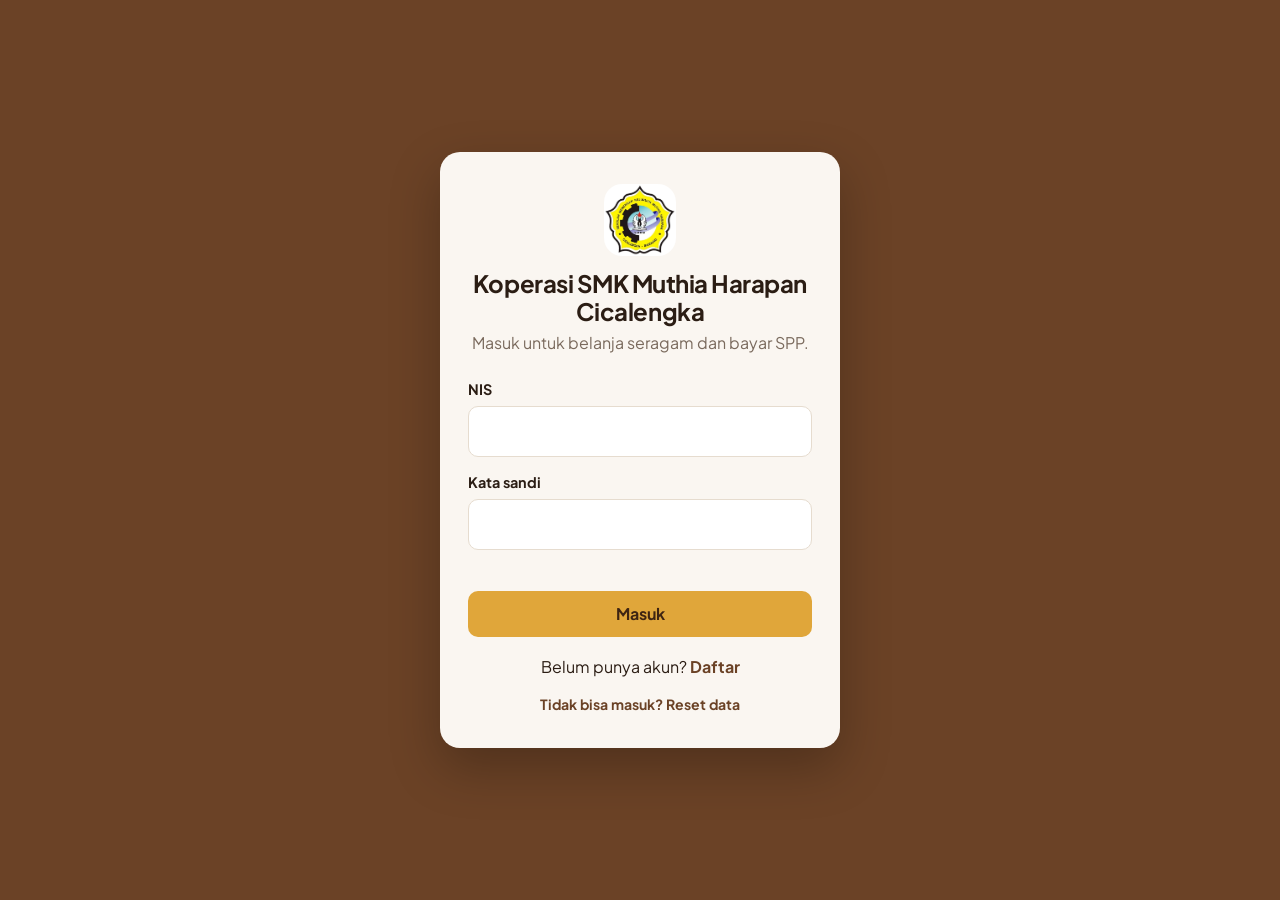
<file: index.html>
<!DOCTYPE html>
<html lang="id"><head><meta charset="UTF-8"><meta name="viewport" content="width=device-width,initial-scale=1">
<meta http-equiv="refresh" content="0;url=login.html">
<title>Koperasi Sekolah</title></head>
<body><p>Membuka halaman login... <a href="login.html">Klik di sini jika tidak berpindah.</a></p>
<script>location.replace('login.html')</script></body></html>
</file>
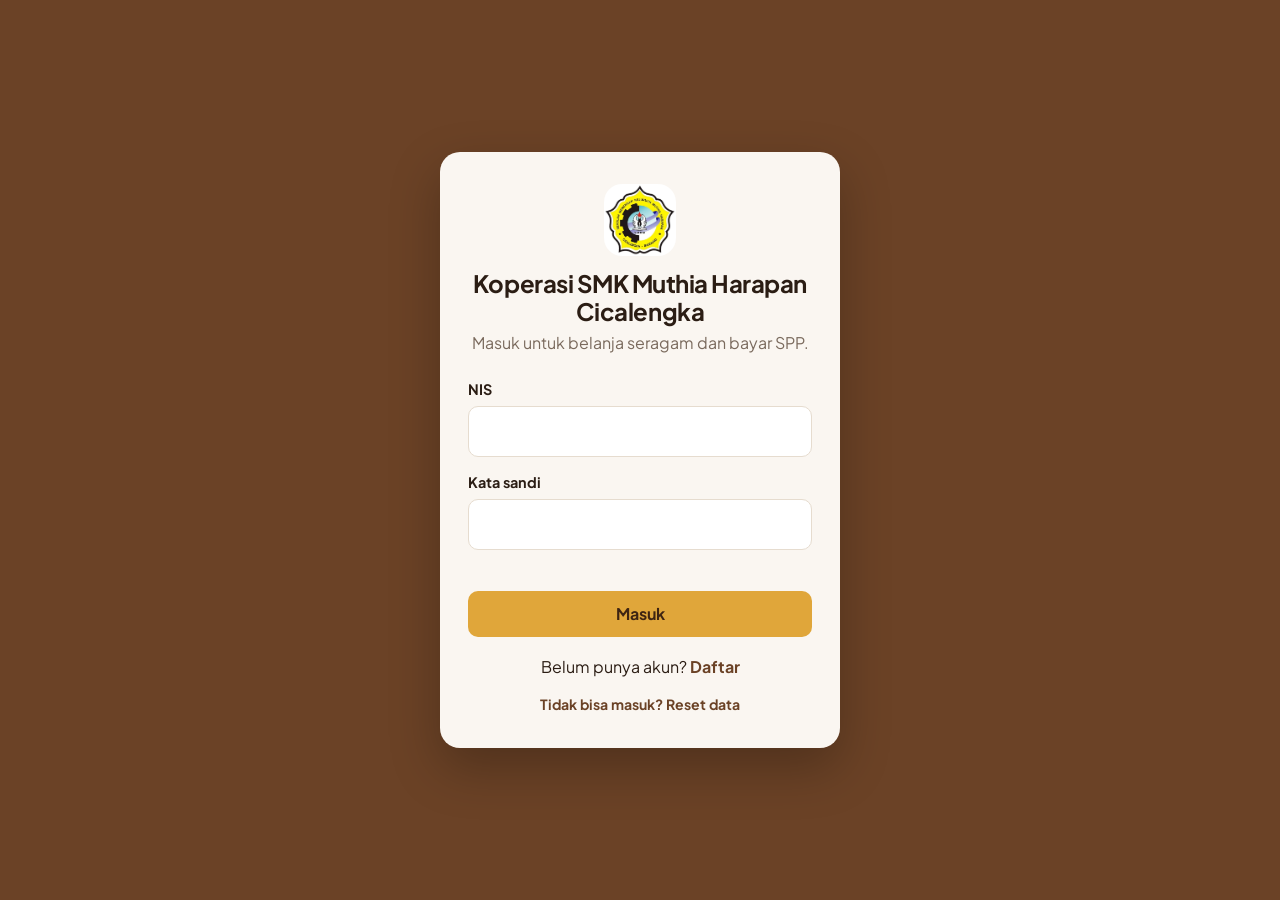
<file: beranda.html>
<!DOCTYPE html>
<html lang="id"><head><meta charset="UTF-8"><meta name="viewport" content="width=device-width,initial-scale=1">
<title>Beranda · Koperasi Sekolah</title>
<link href="https://fonts.googleapis.com/css2?family=Plus+Jakarta+Sans:wght@400;600;700;800&display=swap" rel="stylesheet" media="print" onload="this.media='all'">
<link rel="stylesheet" href="style.css"></head>
<body><div id="nav"></div><main class="wrap">
<div style="background:var(--coklat);color:#fff;border-radius:16px;padding:26px 24px;margin-bottom:22px">
<h2 style="margin:0 0 6px;font-size:clamp(1.3rem,4vw,1.8rem)">Seragam lengkap dan bayar SPP, semua di sini.</h2>
<p style="margin:0;color:#f6e6c3">Pilih seragam, tentukan ukuran, lalu ambil di koperasi saat pesananmu siap. Tagihan SPP juga bisa dibayar disini.</p></div>
<div class="hero"><div><h1>Selamat datang, <span id="nama"></span>.</h1>
<p class="sub">Koperasi SMK Muthia Harapan Cicalengka menyediakan seragam sekolah untuk semua siswa. Pembayaran SPP juga bisa diselesaikan di sini.</p></div>
<div class="tagihan" id="tagihan"></div></div>
<section><h2>Tentang sekolah</h2><div class="fakta">
<div><b>SMK Muthia Harapan Cicalengka</b><span>Sekolah menengah kejuruan di Cicalengka.</span></div>
<div><b>2 jurusan</b><span>RPL dan TSM.</span></div>
<div><b>Jam koperasi</b><span>Senin–Jumat, 07.00–15.00 di gedung A.</span></div></div></section>
<section><h2>Produk yang sering dibeli</h2><div class="grid" id="unggulan"></div></section>
</main><footer>© 2026 Koperasi SMK Muthia Harapan Cicalengka</footer>
<script src="script.js"></script><script>init('beranda');halamanBeranda()</script></body></html>
</file>
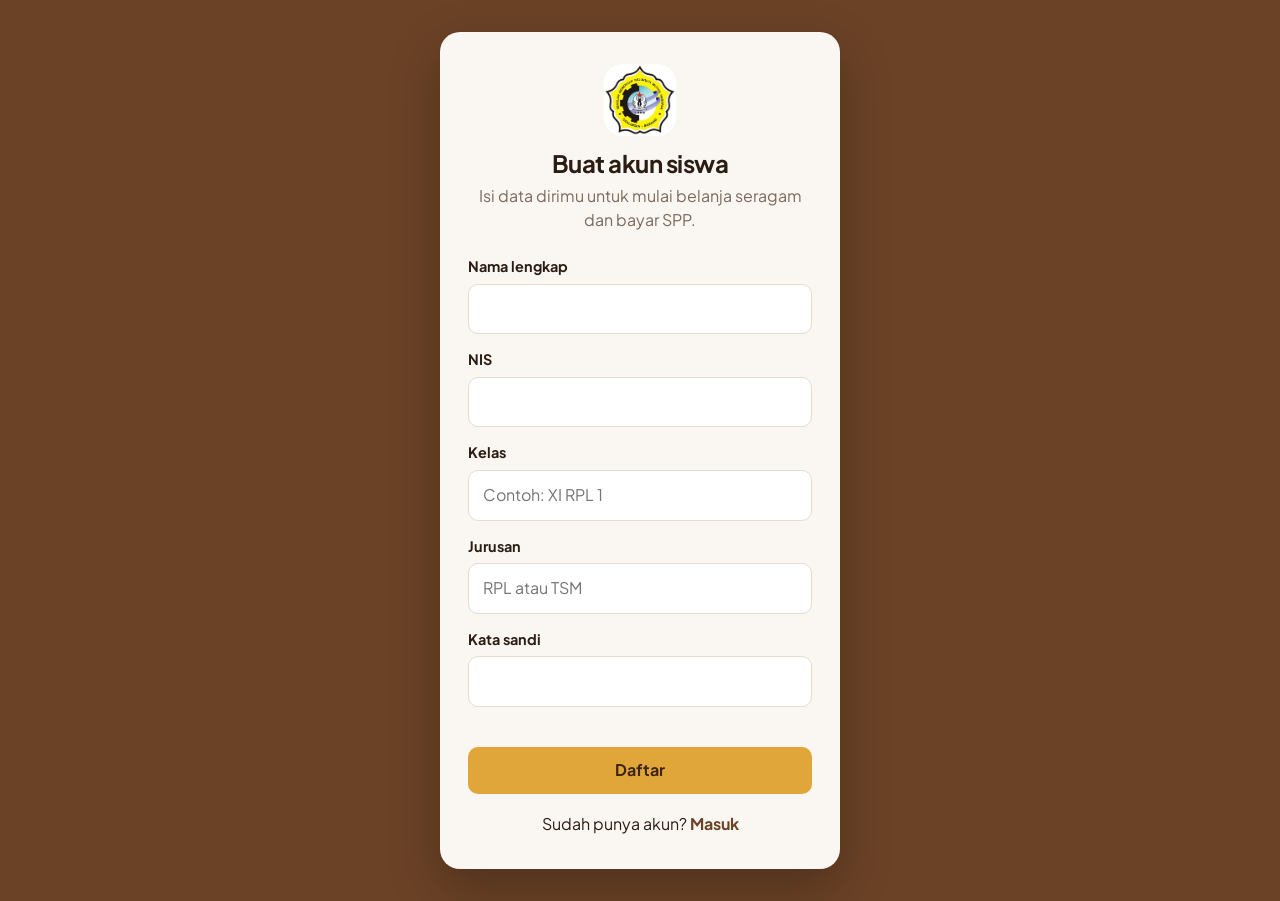
<file: daftar.html>
<!DOCTYPE html>
<html lang="id"><head><meta charset="UTF-8"><meta name="viewport" content="width=device-width,initial-scale=1">
<title>Daftar · Koperasi Sekolah</title>
<link href="https://fonts.googleapis.com/css2?family=Plus+Jakarta+Sans:wght@400;600;700;800&display=swap" rel="stylesheet" media="print" onload="this.media='all'">
<link rel="stylesheet" href="style.css"></head>
<body class="login">
<div class="login-isi">
<div class="logo"></div>
<h1>Buat akun siswa</h1>
<p class="sub">Isi data dirimu untuk mulai belanja seragam dan bayar SPP.</p>
<form id="form">
<label class="f" for="nama" style="margin-top:0">Nama lengkap</label><input type="text" id="nama" autocomplete="off" required>
<label class="f" for="nis">NIS</label><input type="text" id="nis" inputmode="numeric" autocomplete="off" required>
<label class="f" for="kelas">Kelas</label><input type="text" id="kelas" placeholder="Contoh: XI RPL 1" autocomplete="off" required>
<label class="f" for="jurusan">Jurusan</label><input type="text" id="jurusan" placeholder="RPL atau TSM" autocomplete="off" required>
<label class="f" for="pw">Kata sandi</label><input type="password" id="pw" autocapitalize="off" autocorrect="off" spellcheck="false" required>
<p class="galat" id="galat" role="alert"></p>
<button class="btn" style="width:100%;margin-top:6px">Daftar</button>
<p style="margin-top:18px;text-align:center">Sudah punya akun? <a href="login.html" style="color:var(--coklat);font-weight:700">Masuk</a></p>
</form></div>
<script src="script.js"></script><script>init('daftar');halamanDaftar()</script></body></html>
</file>
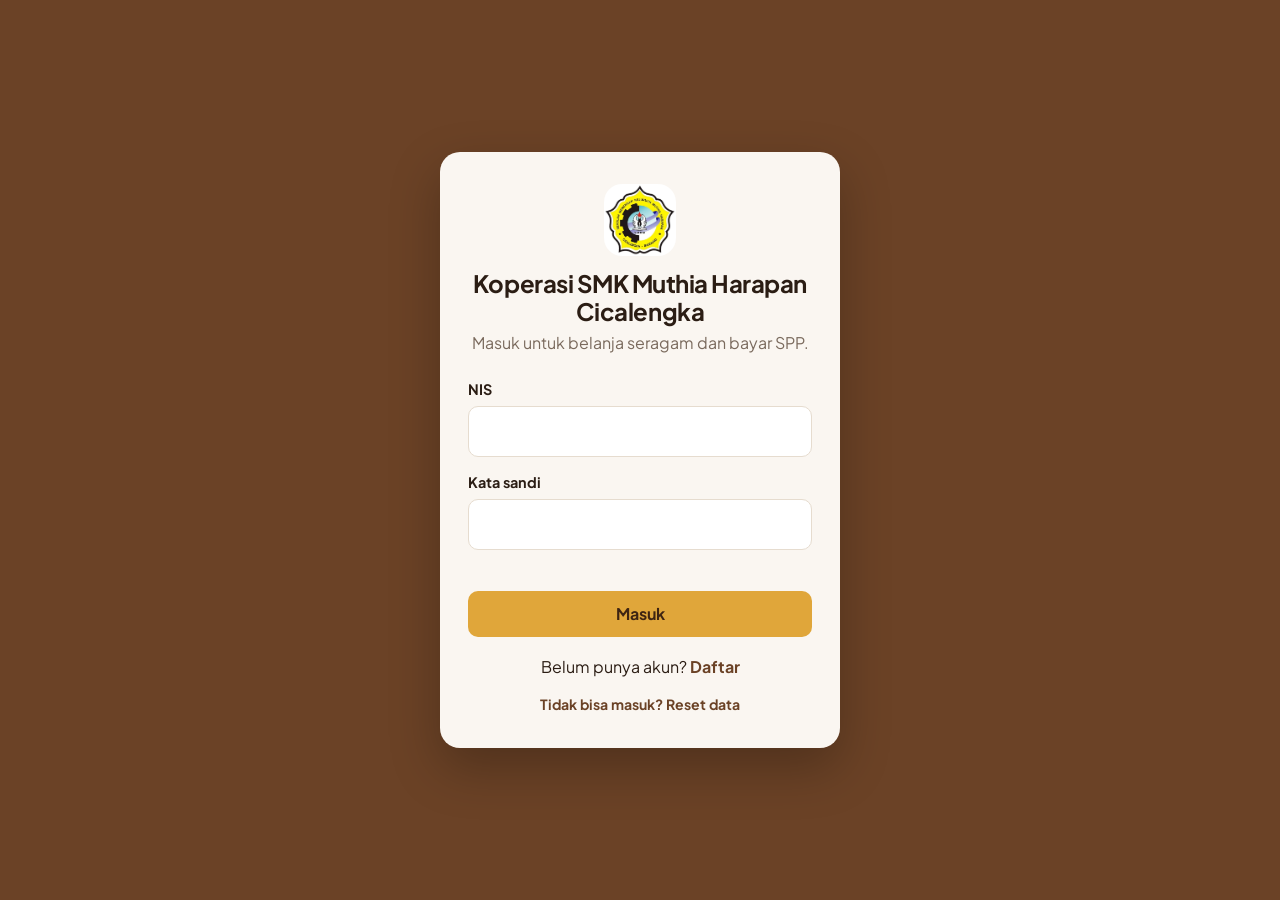
<file: keranjang.html>
<!DOCTYPE html>
<html lang="id"><head><meta charset="UTF-8"><meta name="viewport" content="width=device-width,initial-scale=1">
<title>Keranjang · Koperasi Sekolah</title>
<link href="https://fonts.googleapis.com/css2?family=Plus+Jakarta+Sans:wght@400;600;700;800&display=swap" rel="stylesheet" media="print" onload="this.media='all'">
<link rel="stylesheet" href="style.css"></head>
<body><div id="nav"></div><main class="wrap">
<h1>Keranjang</h1>
<div class="dua" style="margin-top:20px"><div class="panel" id="isi"></div>
<div class="panel"><h2>Ringkasan</h2><div class="total"><span>Total</span><span id="total">Rp 0</span></div>
<button class="btn kuning" id="co" style="width:100%" onclick="checkout()">Checkout</button></div></div>
<section><h2>Pesanan saya</h2><div id="pesanan"></div></section></main>
<script src="script.js"></script><script>init('keranjang');halamanKeranjang()</script></body></html>
</file>
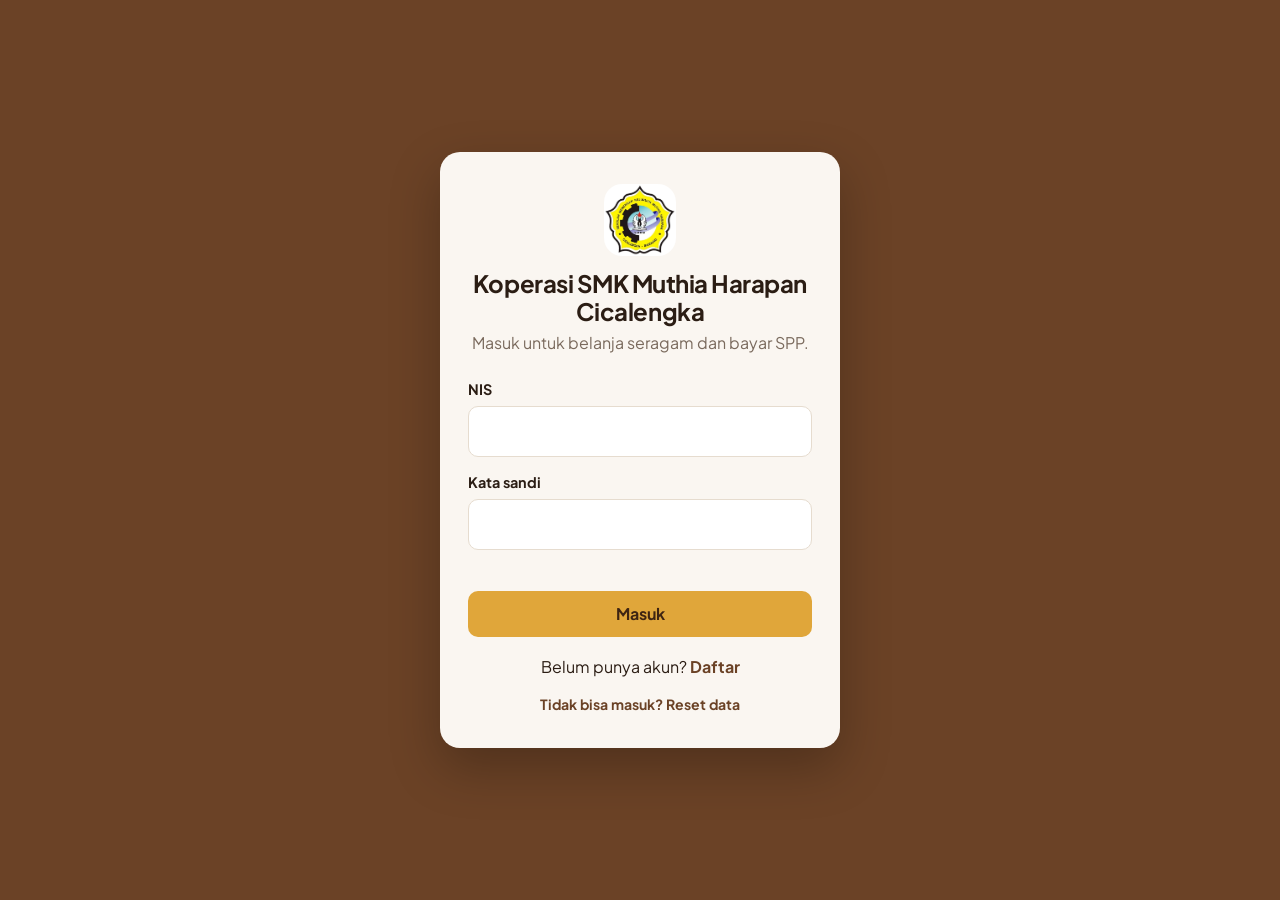
<file: login.html>
<!DOCTYPE html>
<html lang="id"><head><meta charset="UTF-8"><meta name="viewport" content="width=device-width,initial-scale=1">
<title>Masuk · Koperasi Sekolah</title>
<link href="https://fonts.googleapis.com/css2?family=Plus+Jakarta+Sans:wght@400;600;700;800&display=swap" rel="stylesheet" media="print" onload="this.media='all'">
<link rel="stylesheet" href="style.css"></head>
<body class="login">
<div class="login-isi">
<div class="logo"></div>
<h1>Koperasi SMK Muthia Harapan Cicalengka</h1>
<p class="sub">Masuk untuk belanja seragam dan bayar SPP.</p>
<form id="form">
<label class="f" for="nis">NIS</label><input type="text" id="nis" inputmode="numeric" autocomplete="off" required>
<label class="f" for="pw">Kata sandi</label><input type="password" id="pw" autocapitalize="off" autocorrect="off" spellcheck="false" required>
<p class="galat" id="galat" role="alert"></p>
<button class="btn" style="width:100%;margin-top:6px">Masuk</button>
<p style="margin-top:18px;text-align:center">Belum punya akun? <a href="daftar.html" style="color:var(--coklat);font-weight:700">Daftar</a></p>
<p style="margin-top:14px;font-size:.88rem;text-align:center"><a href="#" id="reset" style="color:var(--coklat);font-weight:700">Tidak bisa masuk? Reset data</a></p>
</form></div>
<script src="script.js"></script><script>init('login');halamanLogin()</script></body></html>
</file>
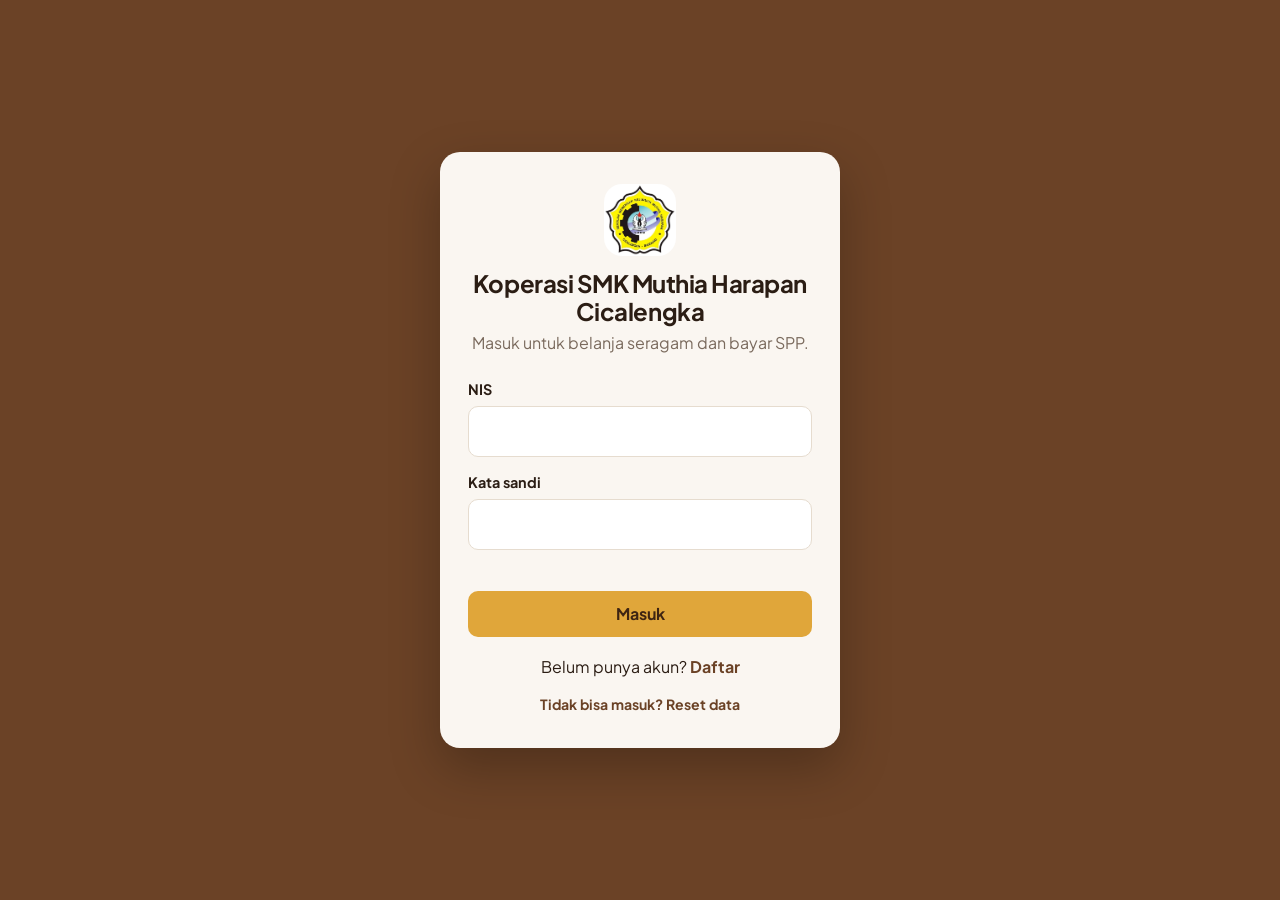
<file: produk.html>
<!DOCTYPE html>
<html lang="id"><head><meta charset="UTF-8"><meta name="viewport" content="width=device-width,initial-scale=1">
<title>Produk · Koperasi Sekolah</title>
<link href="https://fonts.googleapis.com/css2?family=Plus+Jakarta+Sans:wght@400;600;700;800&display=swap" rel="stylesheet">
<link rel="stylesheet" href="style.css"></head>
<body><div id="nav"></div><main class="wrap">
<h1>Seragam & Perlengkapan Sekolah</h1><p class="sub">
Temukan seragam, atribut, dan perlengkapan sekolah yang kamu butuhkan. Pilih barang, masukkan ke keranjang, lalu checkout dan ambil langsung di koperasi tanpa perlu antre.</p>
<div class="alat"><input type="search" id="cari" placeholder="Cari produk " aria-label="Cari produk"></div>
<div class="grid" id="daftar"></div></main>
<script src="script.js"></script><script>init('produk');halamanProduk()</script></body></html>
</file>
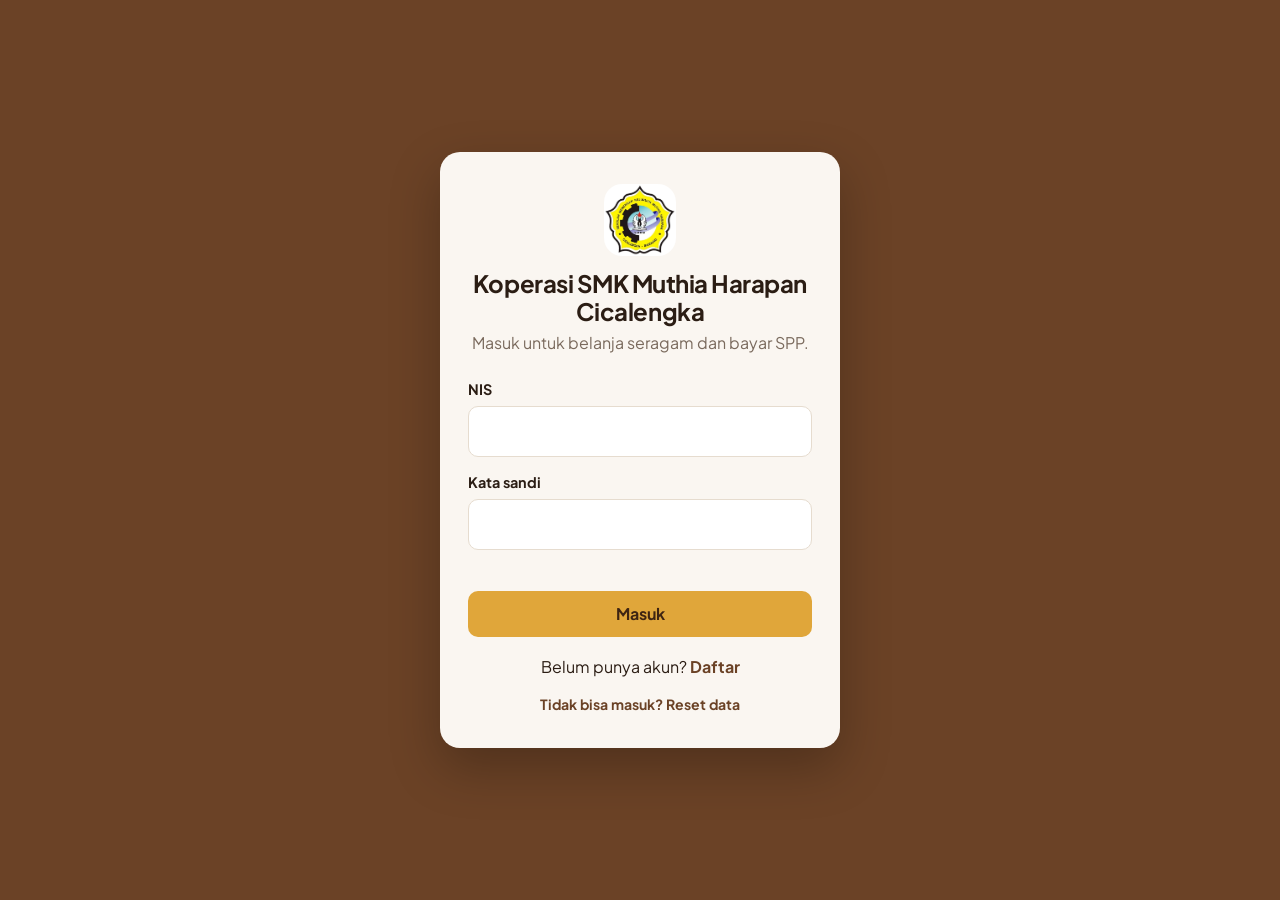
<file: profil.html>
<!DOCTYPE html>
<html lang="id"><head><meta charset="UTF-8"><meta name="viewport" content="width=device-width,initial-scale=1">
<title>Profil · Koperasi Sekolah</title>
<link href="https://fonts.googleapis.com/css2?family=Plus+Jakarta+Sans:wght@400;600;700;800&display=swap" rel="stylesheet" media="print" onload="this.media='all'">
<link rel="stylesheet" href="style.css"></head>
<body><div id="nav"></div><main class="wrap">
<h1>Profil siswa</h1>
<div class="profil" style="margin-top:24px"><div><div class="avatar" id="avatar"></div><button class="btn kecil kuning" style="margin-top:12px" onclick="foto.click()">Ganti foto</button><input type="file" id="foto" accept="image/*" hidden></div>
<div><div class="info" id="info"></div>
<button class="btn" id="btnEdit" style="margin-top:22px">Ganti profil</button>
<section id="boxEdit" style="margin-top:28px" hidden><h2>Ganti profil</h2>
<form id="formProfil" style="max-width:420px">
<label class="f" for="nama" style="margin-top:0">Nama lengkap</label><input type="text" id="nama" required>
<label class="f" for="nis">NIS</label><input type="text" id="nis" inputmode="numeric" required>
<label class="f" for="kelas">Kelas</label><input type="text" id="kelas" required>
<label class="f" for="jurusan">Jurusan</label><input type="text" id="jurusan" required>
<div style="display:flex;gap:10px;margin-top:16px"><button class="btn">Simpan perubahan</button><button type="button" class="btn garis-btn" id="batal" style="color:var(--coklat)">Batal</button></div></form></section></div></div></main>
<script src="script.js"></script><script>init('profil');halamanProfil()</script></body></html>
</file>
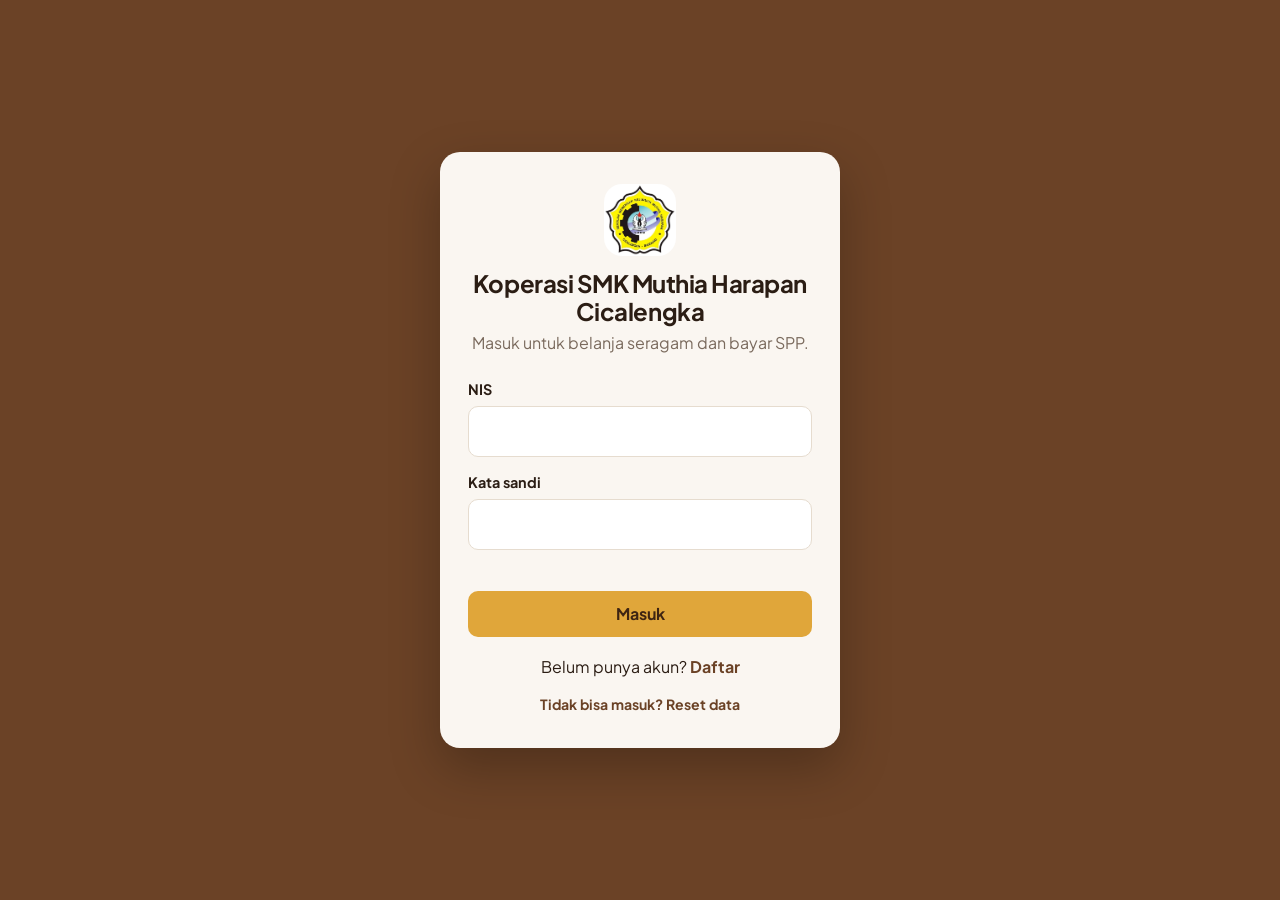
<file: spp.html>
<!DOCTYPE html>
<html lang="id"><head><meta charset="UTF-8"><meta name="viewport" content="width=device-width,initial-scale=1">
<title>SPP · Koperasi Sekolah</title>
<link href="https://fonts.googleapis.com/css2?family=Plus+Jakarta+Sans:wght@400;600;700;800&display=swap" rel="stylesheet" media="print" onload="this.media='all'">
<link rel="stylesheet" href="style.css"></head>
<body><div id="nav"></div><main class="wrap">
<h1>Pembayaran SPP</h1><p class="sub">Tahun ajaran 2026/2027 · SPP Rp 150.000 per bulan.</p>
<section style="margin-top:20px"><div class="info" id="info"></div></section>
<section><h2>Tagihan</h2><div class="gulir"><table><thead><tr><th>Bulan</th><th>Nominal</th><th>Status</th><th>Aksi</th></tr></thead><tbody id="tagihan"></tbody></table></div></section>
<section id="riwayat" hidden><h2>Informasi pembayaran</h2><div class="gulir"><table><thead><tr><th>Tanggal</th><th>Bulan</th><th>Tahun ajaran</th><th>Nominal</th><th>Metode</th><th>Status</th></tr></thead><tbody id="baris"></tbody></table></div></section>
</main>
<dialog id="dlg"><h2>Bayar SPP</h2><p id="dlgInfo" style="color:var(--abu)"></p>
<label class="pilih"><input type="radio" name="metode" value="Transfer bank" checked> Transfer bank</label>
<label class="pilih"><input type="radio" name="metode" value="QRIS"> QRIS</label>
<label class="pilih"><input type="radio" name="metode" value="Tunai di koperasi"> Tunai di koperasi</label>
<div class="tombol"><button class="btn garis-btn" style="color:var(--coklat)" onclick="dlg.close()">Batal</button><button class="btn" onclick="konfirmasiBayar()">Bayar sekarang</button></div></dialog>
<script src="script.js"></script><script>init('spp');halamanSpp()</script></body></html>
</file>
<file: style.css>
:root{--coklat:#6b4226;--tua:#3e2412;--kuning:#e0a63a;--kertas:#faf6f1;--teks:#2b1d14;--abu:#7a6a5d;--garis:#e6dccf;--merah:#b3382c;--putih:#fff}
*{box-sizing:border-box;margin:0}
body{font-family:'Plus Jakarta Sans',system-ui,sans-serif;background:var(--kertas);color:var(--teks);line-height:1.55}
a{color:inherit;text-decoration:none}
:focus-visible{outline:3px solid var(--kuning);outline-offset:2px}
.wrap{max-width:1040px;margin:0 auto;padding:28px 20px 56px}
h1{font-size:clamp(1.8rem,5vw,2.8rem);line-height:1.15;letter-spacing:-.02em}
h2{font-size:1.3rem;margin-bottom:14px}
p.sub{color:var(--abu);margin-top:8px;max-width:56ch}
section{margin-top:40px}
/* navbar */
.nav{position:sticky;top:0;z-index:20;background:var(--coklat);color:#fff;display:flex;align-items:center;gap:24px;padding:10px 20px;flex-wrap:wrap}
.brand{display:flex;align-items:center;gap:10px;font-weight:800;font-size:.8rem;line-height:1.15}
.logo{width:38px;height:38px;border-radius:10px;background:var(--kuning);color:var(--tua);display:grid;place-items:center;font-size:1.2rem;font-weight:800}
.nav nav{display:flex;gap:4px;flex:1}
.nav nav a,.keranjang{padding:8px 14px;border-radius:8px;font-weight:600;font-size:.92rem}
.nav nav a:hover,.keranjang:hover{background:rgba(255,255,255,.12)}
.nav a.aktif{background:var(--kuning);color:var(--tua)}
.kanan{display:flex;align-items:center;gap:8px}
.keranjang b{background:var(--kuning);color:var(--tua);border-radius:99px;padding:1px 8px;margin-left:4px;font-size:.8rem}
.keranjang.aktif b{background:var(--tua);color:#fff}
.burger{display:none}
@media(max-width:760px){.nav{gap:10px}.nav nav{order:3;flex:0 0 100%;overflow-x:auto}.kanan{margin-left:auto}.nav nav a{white-space:nowrap}}
/* tombol */
.btn{display:inline-block;border:0;border-radius:10px;background:var(--coklat);color:#fff;padding:11px 20px;font:inherit;font-weight:700;cursor:pointer}
.btn:hover{background:var(--tua)}
.btn.kuning{background:var(--kuning);color:var(--tua)}
.btn.kuning:hover{background:#c48f27}
.btn.kecil{padding:7px 14px;font-size:.88rem}
.btn.garis-btn{background:transparent;border:1.5px solid currentColor;color:inherit}
.btn.garis-btn:hover{background:rgba(255,255,255,.12)}
.btn:disabled{opacity:.5;cursor:not-allowed}
/* beranda */
.hero{display:grid;grid-template-columns:1.4fr 1fr;gap:32px;align-items:center;padding:20px 0}
.hero .aksi{display:flex;gap:10px;margin-top:22px;flex-wrap:wrap}
.tagihan{background:var(--tua);color:#fff;border-radius:16px;padding:26px;display:grid;gap:6px}
.tagihan strong{font-size:1.5rem}.tagihan span{color:var(--kuning);font-weight:700;font-size:1.2rem}.tagihan .btn{margin-top:10px;justify-self:start}
.fakta{display:grid;grid-template-columns:repeat(3,1fr);gap:16px}
.fakta div{border-top:4px solid var(--kuning);background:var(--putih);padding:16px 18px;border-radius:0 0 10px 10px}
.fakta b{display:block;font-size:1.05rem}.fakta span{color:var(--abu);font-size:.9rem}
@media(max-width:760px){.hero,.fakta{grid-template-columns:1fr}}
/* produk */
.alat{display:flex;gap:12px;align-items:center;flex-wrap:wrap;margin:18px 0}
input[type=text],input[type=password],input[type=search]{width:100%;padding:12px 14px;border:1.5px solid var(--garis);border-radius:10px;font:inherit;background:#fff}
.alat input{max-width:360px}
.grid{display:grid;grid-template-columns:repeat(auto-fill,minmax(210px,1fr));gap:18px}
.kartu{background:#fff;border:1px solid var(--garis);border-radius:14px;overflow:hidden;display:flex;flex-direction:column}
.kartu .ikon{aspect-ratio:1/1;display:grid;place-items:center;background:#efe3d3}
.kartu:nth-child(3n+2) .ikon{background:#f6e6c3}.kartu:nth-child(3n) .ikon{background:#e9dccb}
.kartu .isi{padding:14px 16px 16px;display:grid;gap:4px;flex:1;align-content:space-between}
.kartu .harga{color:var(--coklat);font-weight:800;margin-bottom:8px}
.kosong{padding:40px 0;color:var(--abu);text-align:center}
/* keranjang */
.dua{display:grid;grid-template-columns:1.6fr 1fr;gap:24px;align-items:start}
@media(max-width:760px){.dua{grid-template-columns:1fr}}
.panel{background:#fff;border:1px solid var(--garis);border-radius:14px;padding:20px}
.item{display:grid;grid-template-columns:48px 1fr auto;gap:12px;align-items:center;padding:12px 0;border-bottom:1px solid var(--garis)}
.item:last-child{border:0}.item .i{font-size:2rem;text-align:center}
.qty{display:flex;align-items:center;gap:8px;margin-top:4px}
.qty button{width:28px;height:28px;border-radius:8px;border:1.5px solid var(--garis);background:#fff;cursor:pointer;font-weight:700}
.hapus{background:none;border:0;color:var(--merah);cursor:pointer;font:inherit;font-size:.85rem}
.total{display:flex;justify-content:space-between;font-weight:800;font-size:1.15rem;margin:14px 0}
.pesanan{margin-bottom:14px;padding:16px;border:1px solid var(--garis);border-radius:12px;background:#fff}
.pesanan header{display:flex;justify-content:space-between;gap:8px;flex-wrap:wrap;margin-bottom:12px}
.langkah{display:grid;grid-template-columns:repeat(4,1fr);gap:6px;margin-bottom:12px}
.langkah div{font-size:.78rem;color:var(--abu);border-top:4px solid var(--garis);padding-top:6px}
.langkah div.on{border-color:var(--coklat);color:var(--teks);font-weight:700}
/* tabel & badge */
.gulir{overflow-x:auto;background:#fff;border:1px solid var(--garis);border-radius:14px}
table{width:100%;border-collapse:collapse;min-width:540px}
th,td{padding:12px 16px;text-align:left;border-bottom:1px solid var(--garis);font-size:.93rem}
th{background:#f1e8dc;font-size:.85rem}tr:last-child td{border:0}
.badge{display:inline-block;padding:3px 12px;border-radius:99px;font-size:.82rem;font-weight:700}
.badge.lunas{background:#d8f0e3;color:#0b6b3a}.badge.belum{background:#fde6e3;color:var(--merah)}
.info{display:grid;grid-template-columns:repeat(auto-fit,minmax(170px,1fr));gap:14px;background:#fff;border:1px solid var(--garis);border-radius:14px;padding:18px 20px}
.info span{display:block;color:var(--abu);font-size:.82rem}.info b{font-size:1.02rem}
dialog{border:0;border-radius:16px;padding:24px;width:min(420px,92vw);box-shadow:0 20px 60px rgba(0,0,0,.3)}
dialog::backdrop{background:rgba(62,36,18,.55)}
dialog label.pilih{display:flex;gap:10px;padding:11px 14px;border:1.5px solid var(--garis);border-radius:10px;margin:8px 0;cursor:pointer}
dialog .tombol{display:flex;gap:10px;justify-content:flex-end;margin-top:16px}
/* profil */
.profil{display:grid;grid-template-columns:160px 1fr;gap:28px;align-items:start}
.avatar{width:130px;height:130px;border-radius:50%;background:var(--kuning);color:var(--tua);display:grid;place-items:center;font-size:3.2rem;font-weight:800}
label.f{display:block;font-weight:700;font-size:.9rem;margin:14px 0 6px}
@media(max-width:640px){.profil{grid-template-columns:1fr}}
/* login */
.toast{position:fixed;left:50%;bottom:24px;transform:translateX(-50%);background:var(--tua);color:#fff;padding:12px 20px;border-radius:10px;font-weight:600;z-index:50}
footer{text-align:center;color:var(--abu);font-size:.85rem;padding:24px}
@media(prefers-reduced-motion:no-preference){.kartu{transition:transform .15s}.kartu:hover{transform:translateY(-3px)}}

/* gambar */
.logo{overflow:hidden}.logo img{width:100%;height:100%;object-fit:cover}
.kartu .ikon{overflow:hidden}.kartu .ikon img{width:100%;height:100%;object-fit:cover}
.item .i img{width:48px;height:48px;object-fit:cover;border-radius:8px}
.avatar{overflow:hidden}.avatar img{width:100%;height:100%;object-fit:cover}
.mini{width:34px;height:34px;border-radius:50%;object-fit:cover;border:2px solid var(--kuning);display:block}
.kartu .ikon.nofoto::after{content:'Foto belum ada';color:var(--abu);font-size:.85rem}
.item .i.nofoto{width:48px;height:48px;background:#efe3d3;border-radius:8px}

/* login: latar coklat, kotak krem */
body.login{min-height:100vh;display:grid;place-items:center;padding:32px 20px;background:var(--coklat);color:var(--teks)}
.login-isi{width:min(400px,100%);text-align:center;background:var(--kertas);border-radius:20px;padding:32px 28px;box-shadow:0 20px 50px rgba(0,0,0,.25)}
.login-isi .logo{width:72px;height:72px;font-size:2rem;margin:0 auto 14px;border-radius:18px}
.login-isi h1{font-size:1.5rem}
.login-isi p.sub{margin:6px auto 22px}
.login form{text-align:left}
.login .galat{color:var(--merah);font-weight:600;margin-top:12px;min-height:1.4em}
.login .btn{background:var(--kuning);color:var(--tua)}.login .btn:hover{background:#c48f27}
.login .petunjuk{background:#f6e6c3;border-radius:10px;padding:10px 14px;font-size:.88rem;margin-top:18px}

[hidden]{display:none!important}

/* banner & pilihan ukuran */
select{padding:10px 12px;border:1.5px solid var(--garis);border-radius:10px;font:inherit;background:#fff;width:100%;color:var(--teks)}
.opsi{display:flex;gap:6px;flex-wrap:wrap;margin:6px 0 2px}
.opsi select{width:auto;padding:5px 8px;font-size:.85rem}
.nav nav a.aktif,.nav nav a.aktif:hover{background:var(--kuning);color:var(--tua)}
@media(max-width:640px){.grid{grid-template-columns:repeat(2,1fr);gap:12px}.kartu .isi{padding:10px 12px 12px}.kartu h3{font-size:.9rem!important}.kartu .btn.kecil{padding:7px 8px;font-size:.8rem}}
</file>
